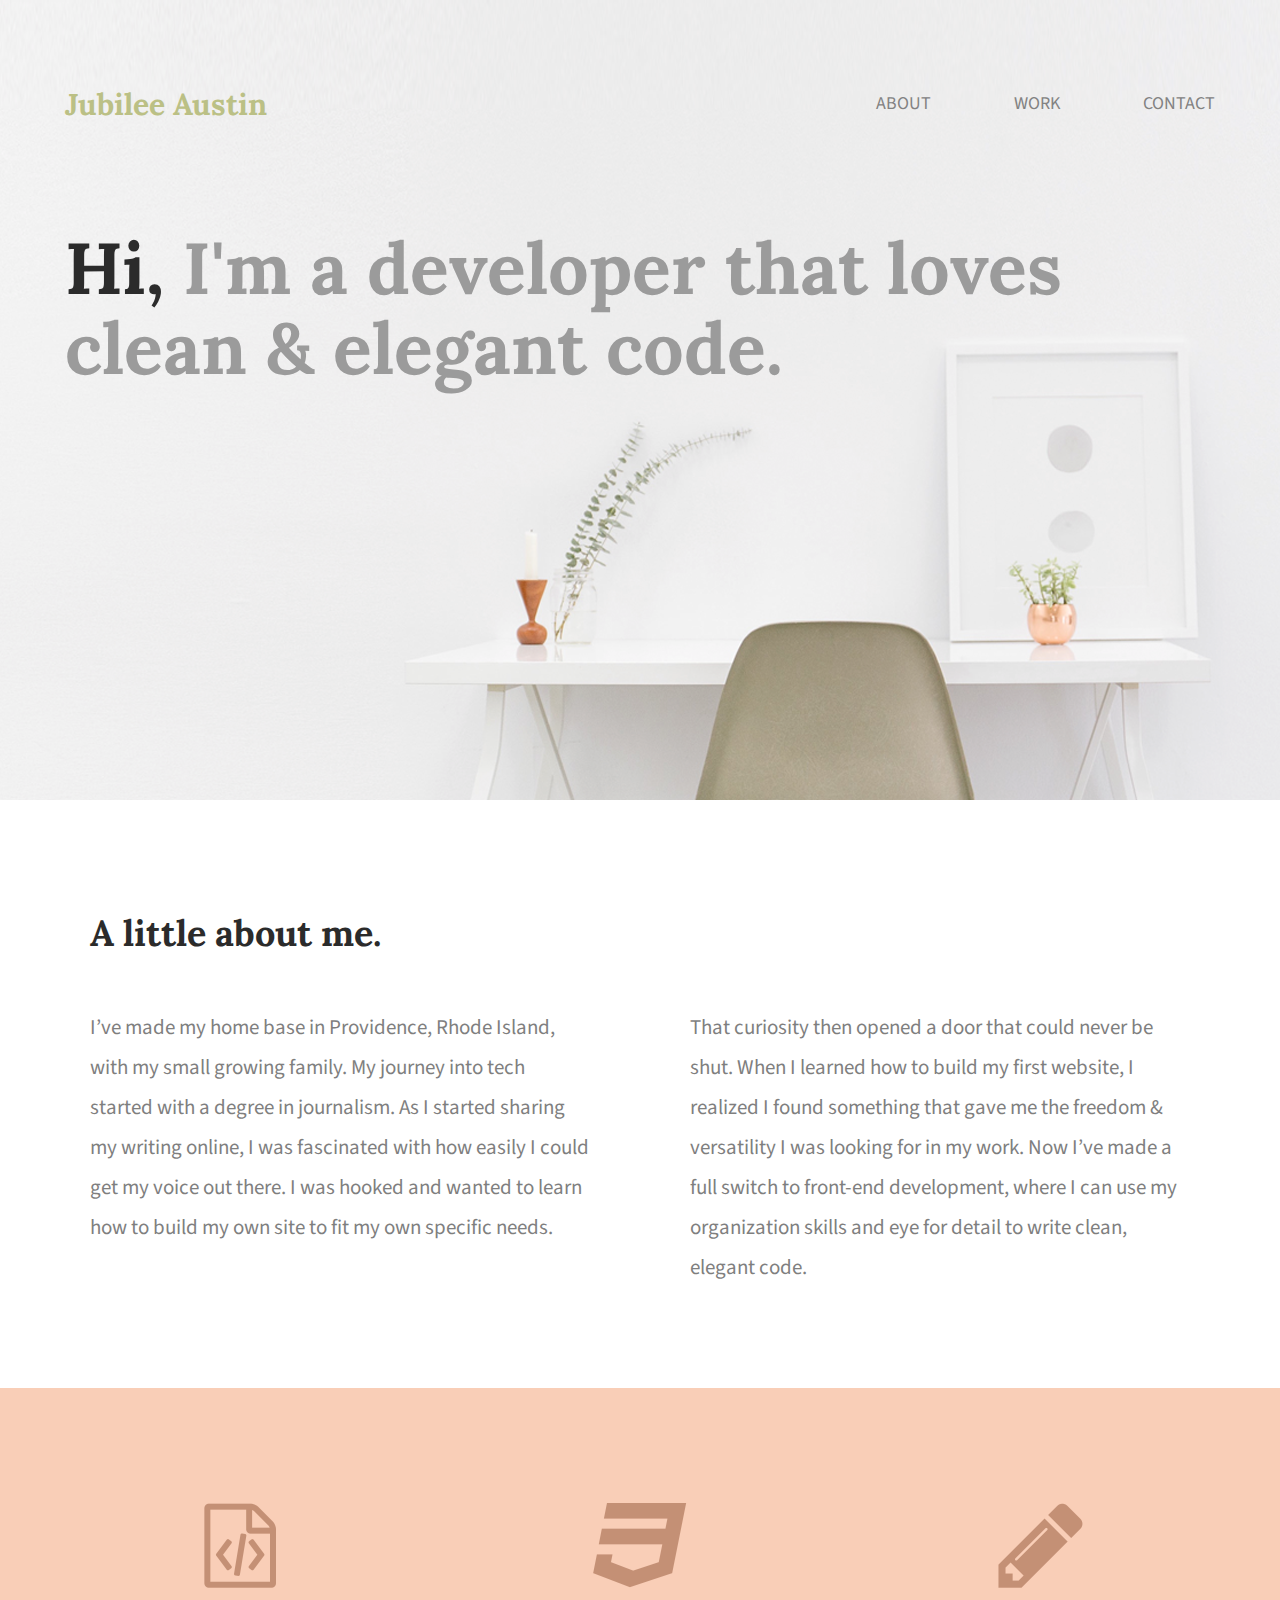
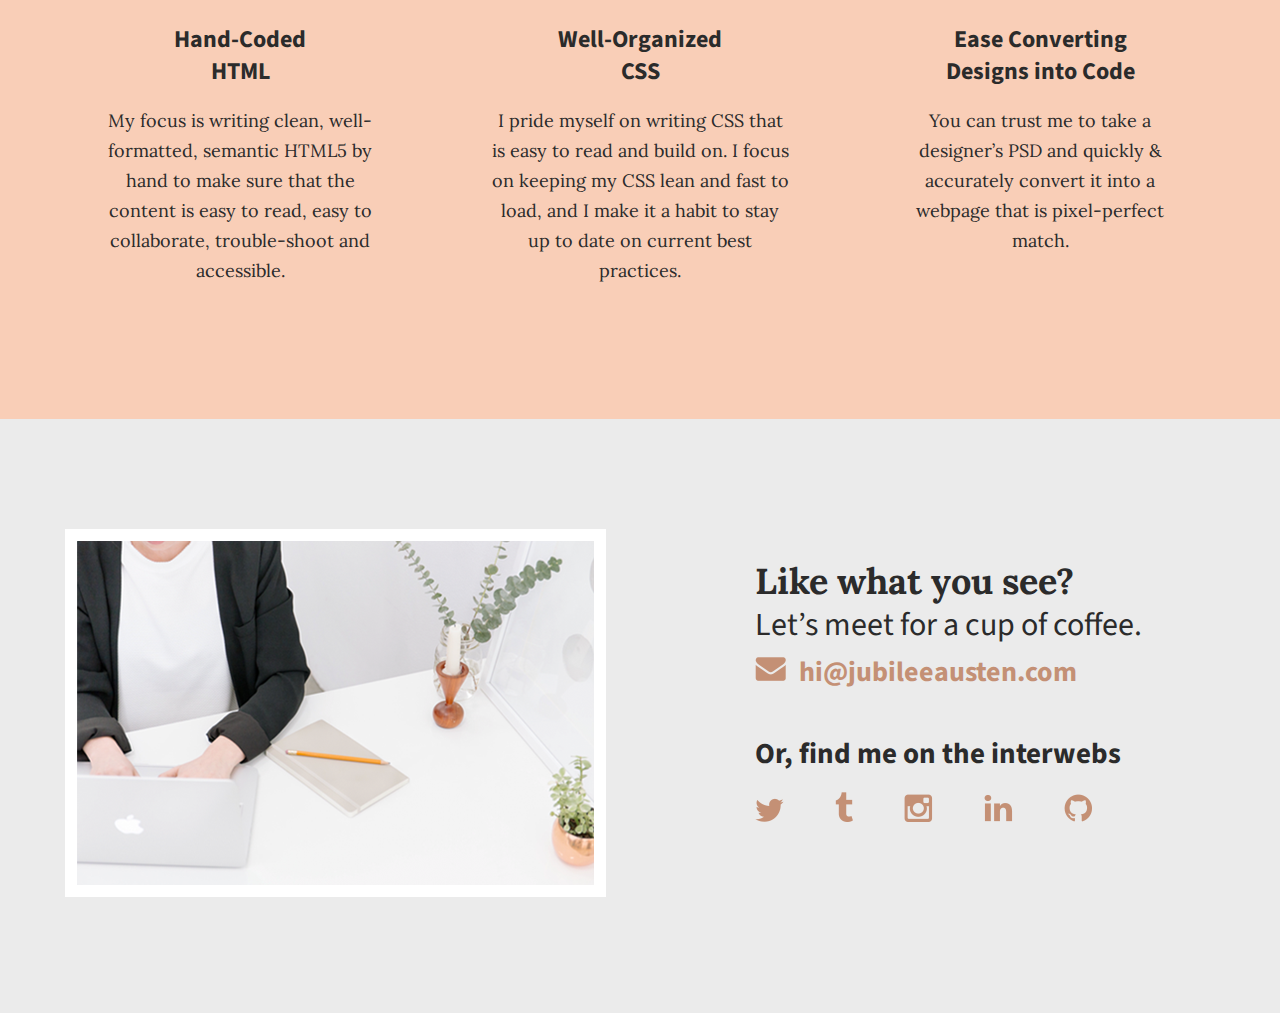
<file: index.html>
<!doctype html>
<html lang="en">
    <head>
        <meta charset="utf-8">
        <title>Jubilee Austen | Portfolio</title>
        <link rel="stylesheet" href="css/normalize.css">
        <link rel="stylesheet" href="css/main.css">
        <link href='https://fonts.googleapis.com/css?family=Lora:400,700' rel='stylesheet' type='text/css'>
        <link href='https://fonts.googleapis.com/css?family=Source+Sans+Pro:400,700' rel='stylesheet' type='text/css'>
        <link href="https://fonts.googleapis.com/css2?family=Lora:wght@400;700&display=swap" rel="stylesheet">
    </head>
    <body>
        <header>   
            <div class="full-width">
                <div class="half-width">
                    <h1>Jubilee Austin</h1>
                </div>
                <div class="half-width">
                    <nav>
                        <ul>
                            <li><a href="about">About</a></li>
                            <li><a href="#work">Work</a></li>
                            <li><a href="#contact">Contact</a></li>
                        </ul>
                    </nav>
                    </div>
                    <h2><span>Hi,</span> I'm a developer that loves clean &amp; elegant code.</h2> 
            </div>
            </header>
            <main>
                <section id="about">
                    <div class="full-width">
                        <h2>A little about me.</h2>
                        <div class="half-width">
                            <p>I’ve made my home base in Providence, Rhode Island, with my small growing family. My journey into tech started with a 
                                degree in journalism. As I started sharing my writing online, I was fascinated with how easily I could get my voice 
                                out there. I was hooked and wanted to learn how to build my own site to fit my own specific needs.</p>
                        </div>
                        <div class="half-width">
                            <p>That curiosity then opened a door that could never be shut. When I learned how to build my first website, I realized 
                                I found something that gave me the freedom & versatility I was looking for in my work. Now I’ve made a full switch 
                                to front-end development, where I can use my organization skills and eye for detail to write clean, elegant code.</p>
                            </div>
                     </div>       
                </section>
                <section id="work">
                    <div class="full-width">
                        <div class="third-width">
                            <img src="img/html-icon.png" alt="HTML icon"/>
                            <h3>Hand-Coded HTML</h3>
                            <p>My focus is writing clean, well-formatted, semantic HTML5 by hand to make sure that the content is easy to read, 
                                easy to collaborate, trouble-shoot and accessible.</p>
                        </div>
                        <div class="third-width">
                            <img src="img/css-icon.png" alt="CSS icon"/>
                            <h3>Well-Organized CSS</h3>
                            <p>I pride myself on writing CSS that is easy to read and build on. I focus on keeping my CSS lean and fast to load, 
                               and I make it a habit to stay up to date on current best practices.</p>
                        </div>
                        <div class="third-width">
                            <img src="img/pencil-icon.png" alt="Pencil icon"/>
                            <h3>Ease Converting Designs into Code</h3>
                                <p>You can trust me to take a designer’s PSD and quickly & accurately convert it into a webpage that is pixel-perfect match.</p>
                        </div>
                    </div>
                </section>
                <footer id="contact">
                    <div class="full-width">
                     <div class="half-width">    
                        <img src="img/contact-image.png" id="contact-img" alt="Contact Image">
                      </div>  
                        <div class="half-width">
                            <h2>Like what you see?</h2>
                            <h3 id="email-header">Let’s meet for a cup of coffee.</h3>
            
                            <a href="mailto:hi@jubileeausten.com" target="_BLANK"><img src="img/envelope.png" id="envelope"
                                alt="Envelope icon"></a> 
                            <a href="mailto:hi@jubileeausten.com" target="_BLANK">hi@jubileeausten.com</a>
                            <h3 id="socialmedia-header">Or, find me on the interwebs</h3>
                            <ul>
                                <li><a href="https://www.twitter.com" target="_BLANK"><img src="img/twitter.png" alt="Twitter Image"/></a></li>
                                <li><a href="https://www.tumblr.com" target="_BLANK"><img src="img/tumblr.png" alt="Tumblr Image"/></a></li>
                               <li><a href="https://www.instagram.com" target="_BLANK"><img src="img/instagram.png" alt="Instagram Image"/></a></li>
                                <li><a href="https://www.linkedin.com/" target="_BLANK"><img src="img/linkedin.png" alt="linkedin Image"/></a></li>
                                <li><a href="https://www.github.com/" target="_BLANK"><img src="img/gitthub.png" alt="Gitthub Image"/></a></li>
                            </ul>
                        </div>
                    </div>
                </footer>
            </main>
    </body>
</html>
</file>
<file: css/main.css>
/***** BASE STYLES *****/

body {
    font-family: 'Source Sans Pro', sans-serif;
    color: #2b2b2b;
}
/***** GRID *****/
.full-width {
    width: 1200px;
    margin: 0 auto;
    overflow: auto;
}
.half-width {
    width:  600px;
    float: left;
}
.third-width {
    width: 400px;
    float: left;
}
/****** HEADER *****/
header {
    height: 800px;
    background: url("../img/full-background.png");
    background-size: cover;
    background-position: center;
    clear: none;
}
header h1 { 
    font-family: 'Lora', serif;
    font-size: 30px;
    color: #bbc085;
    padding: 65px 0 65px 25px;
}
nav {
    float: right; 
    padding: 75px 25px;
}
nav ul li{
    display: inline-block;
}
nav ul li a {
    text-transform: uppercase;
    text-decoration: none;
    font-size: 18px;
    color: #828282;
    padding-left: 80px; 
}
header h2 {
    width: 1000px;
    clear: both;
    font-family: "Lora", serif;
    font-size: 72px;
    line-height: 80px;
    color: #9b9b9b;
    padding: 20px 0 20px 25px;
}
header h2 span {
    color:  #2b2b2b;
}

/****** ABOUT******/
#about .full-width {
    padding: 80px 0;
}
#about h2 {
    font-family: 'Lora', serif;
    font-size:  36px;
    padding-left: 50px;
}
#about p {
    font-size: 21px;
    color: #7f7f7f;
    line-height: 40px;
    padding-left:  50px;
    padding-right: 50px;
}
/****** WORK *******/
#work {
    background-color: #f9ceb7;
    text-align: center;
}
#work .full-width{
    padding: 115px 0;
}
#work img {
    padding-bottom: 30px;
}
#work h3 {
    font-size: 24px;
    line-height: 32px; 
    width: 190px;
    margin: 0 auto;
}
#work p {
    font-family: 'Lora', serif;
    font-size: 18px;
    line-height: 30px;
    padding: 0 50px;
}
/****** CONTACT *******/
#contact {
    background-color: #ebebeb;
}
#contact .full-width {
    padding: 110px 0px;
}
#contact img#contact-img {
    margin-left: 25px;
    border: 12px solid #ffffff;
}
#contact h2, #contact #email-header, #contact #socialmedia-header, #contact ul {
    padding-left: 115px;
}
#contact #envelope {
    padding: 0 10px 0 115px;
}
#contact h2 {
    font-family: 'Lora', serif;
    font-size: 36px;
    line-height: 44px;
}
#contact #email-header{
    font-size: 32px;
    font-weight: 400;
    line-height: 44px;
    margin:  -30px 0 5px 0;
}
#contact #socialmedia-header {
    font-weight: bold;
    font-size: 29px;
    line-height: 44px;
    margin: 40px 0 0 0;
}
#contact a {
    text-decoration: none;
    color: #c49075;
    font-weight: bold;
    font-size: 28px;
}
#contact ul {
    list-style: none;
}
#contact ul li {
     display: inline-block;
}
#contact ul img {
    padding-right: 48px;
}
</file>
